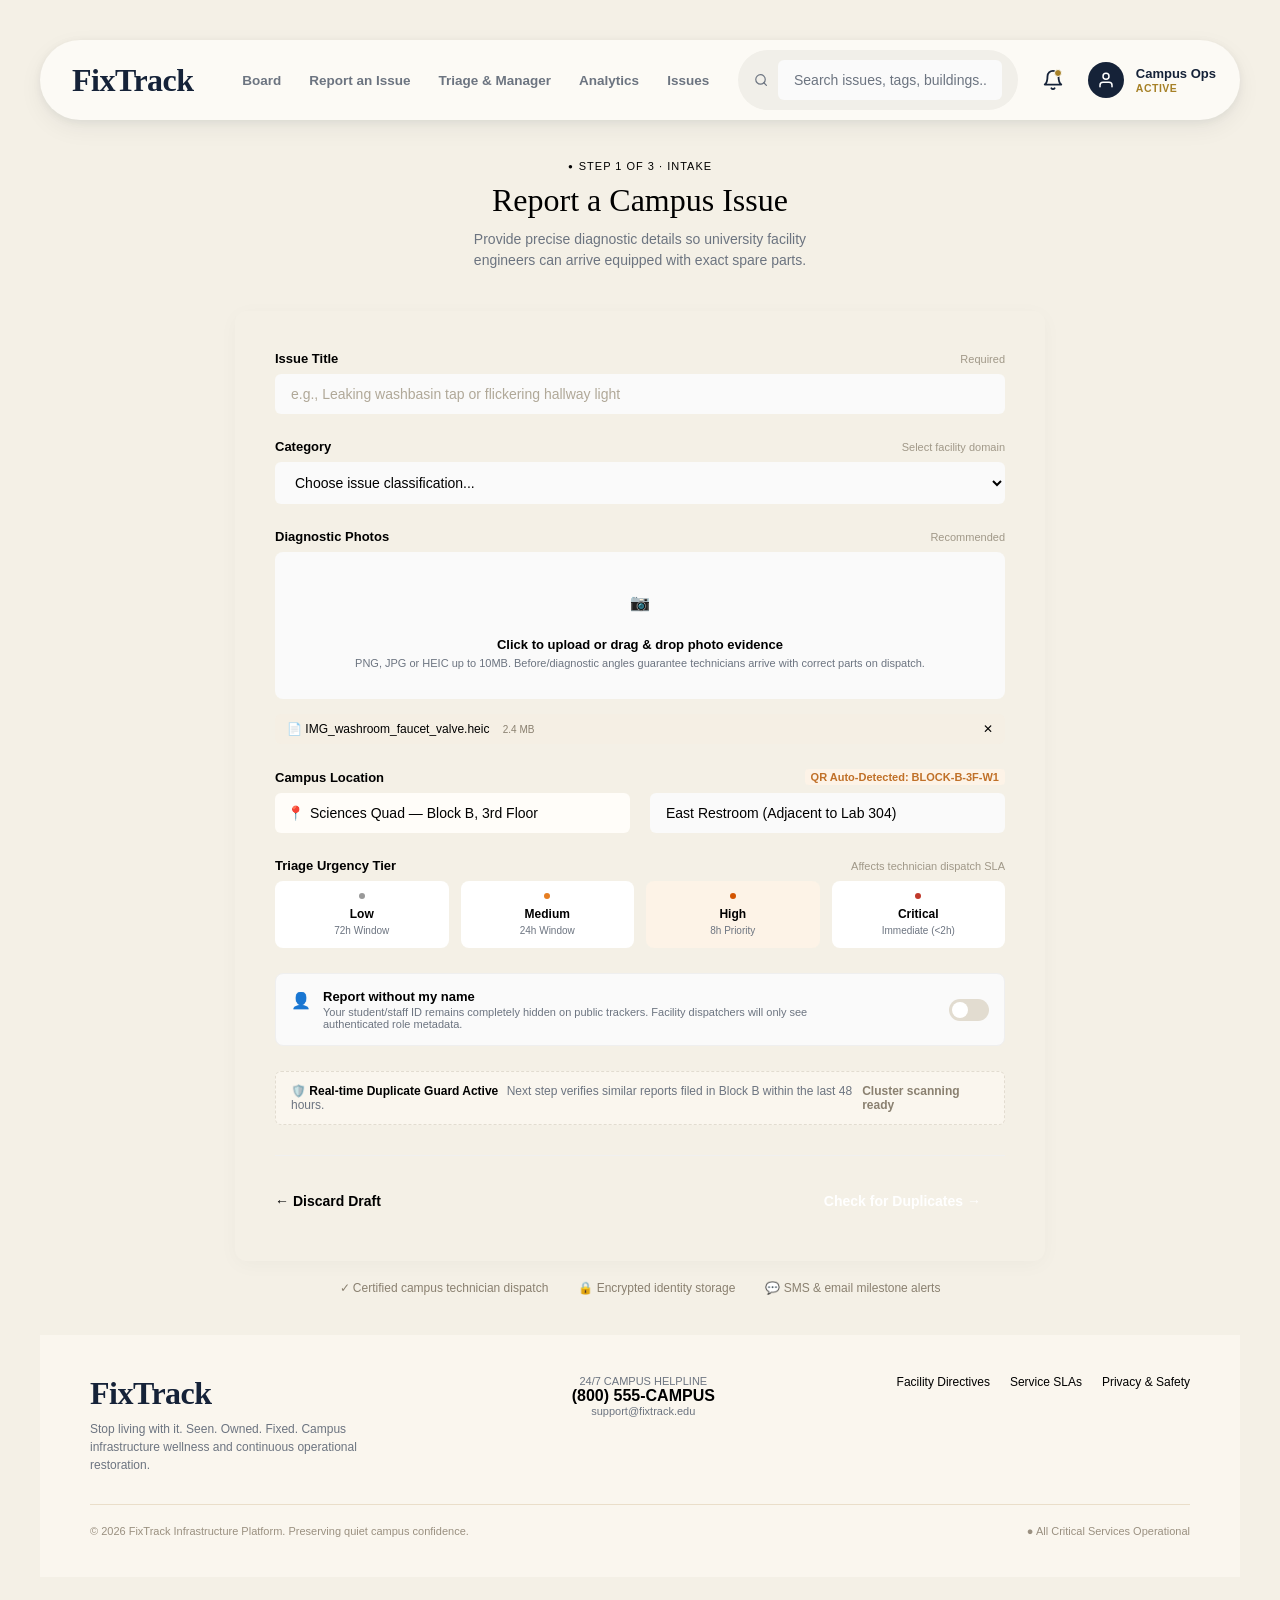
<file: report-issue/report.html>
<!doctype html>
<html lang="en">
  <head>
    <meta charset="UTF-8" />
    <meta name="viewport" content="width=device-width, initial-scale=1.0" />
    <title>FixTrack - Report a Campus Issue</title>
    <!-- Linking external CSS stylesheet -->
    <link rel="stylesheet" href="report.css" />
  </head>
  <body>
    <nav class="floating-navbar">
      <a href="/PixelRush-Team_Sarvam_SW/index.html" class="logo">FixTrack</a>

      <ul class="nav-links">
        <li><a href="../repoet and issue/Report and issue.html">Board</a></li>
        <li><a href="../report-issue/report.html" class="active">Report an Issue</a></li>
        <li><a href="../treage_manager/triage_manager.html">Triage & Manager</a></li>
        <li><a href="../Analytics/Analytics.html">Analytics</a></li>
        <li><a href="../issue/Issue.html">Issues</a></li>
      </ul>

      <div class="nav-right">
        <div class="search-box">
          <svg
            class="search-icon"
            xmlns="http://www.w3.org/2000/svg"
            viewBox="0 0 24 24"
            fill="none"
            stroke="currentColor"
            stroke-width="2"
            stroke-linecap="round"
            stroke-linejoin="round"
          >
            <circle cx="11" cy="11" r="8"></circle>
            <line x1="21" y1="21" x2="16.65" y2="16.65"></line>
          </svg>
          <input type="text" placeholder="Search issues, tags, buildings..." />
        </div>

        <button class="notif-btn" aria-label="Notifications">
          <svg
            xmlns="http://www.w3.org/2000/svg"
            viewBox="0 0 24 24"
            fill="none"
            stroke="currentColor"
            stroke-width="2"
            stroke-linecap="round"
            stroke-linejoin="round"
          >
            <path d="M18 8A6 6 0 0 0 6 8c0 7-3 9-3 9h18s-3-2-3-9"></path>
            <path d="M13.73 21a2 2 0 0 1-3.46 0"></path>
          </svg>
          <span class="notif-dot"></span>
        </button>

        <div class="user-profile">
          <div class="avatar">
            <svg
              xmlns="http://www.w3.org/2000/svg"
              viewBox="0 0 24 24"
              fill="none"
              stroke="currentColor"
              stroke-width="2"
              stroke-linecap="round"
              stroke-linejoin="round"
            >
              <path d="M20 21v-2a4 4 0 0 0-4-4H8a4 4 0 0 0-4 4v2"></path>
              <circle cx="12" cy="7" r="4"></circle>
            </svg>
          </div>
          <div class="user-details">
            <span class="user-name">Campus Ops</span>
            <span class="user-status">ACTIVE</span>
          </div>
        </div>
      </div>
    </nav>
        <main>
      <div class="step-indicator">Step 1 of 3 · Intake</div>
      <h1>Report a Campus Issue</h1>
      <p class="subtitle">
        Provide precise diagnostic details so university facility<br />engineers
        can arrive equipped with exact spare parts.
      </p>

      <div class="form-card">
        <div class="form-group">
          <div class="form-label-row">
            <label for="issue-title">Issue Title</label>
            <span class="label-hint">Required</span>
          </div>
          <input
            type="text"
            id="issue-title"
            placeholder="e.g., Leaking washbasin tap or flickering hallway light"
          />
        </div>

        <div class="form-group">
          <div class="form-label-row">
            <label for="category">Category</label>
            <span class="label-hint">Select facility domain</span>
          </div>
          <select id="category">
            <option>Choose issue classification...</option>
          </select>
        </div>

        <div class="form-group">
          <div class="form-label-row">
            <label>Diagnostic Photos</label>
            <span class="label-hint">Recommended</span>
          </div>
          <div class="upload-container">
            <div class="upload-icon">📷</div>
            <div class="upload-text">
              <h4>Click to upload or drag & drop photo evidence</h4>
              <p>
                PNG, JPG or HEIC up to 10MB. Before/diagnostic angles guarantee
                technicians arrive with correct parts on dispatch.
              </p>
            </div>
          </div>
          <div class="uploaded-file-tag">
            <span
              >📄 IMG_washroom_faucet_valve.heic
              <small class="file-size">2.4 MB</small></span
            >
            <span class="remove-file">✕</span>
          </div>
        </div>

        <div class="form-group">
          <div class="form-label-row">
            <label>Campus Location</label>
            <span class="qr-badge">QR Auto-Detected: BLOCK-B-3F-W1</span>
          </div>
          <div class="location-grid">
            <div class="input-with-icon">
              <span class="input-icon-left">📍</span>
              <input type="text" value="Sciences Quad — Block B, 3rd Floor" />
            </div>
            <div>
              <input type="text" value="East Restroom (Adjacent to Lab 304)" />
            </div>
          </div>
        </div>

        <div class="form-group">
          <div class="form-label-row">
            <label>Triage Urgency Tier</label>
            <span class="label-hint">Affects technician dispatch SLA</span>
          </div>
          <div class="urgency-grid">
            <div class="urgency-btn low">
              <div class="dot"></div>
              <span class="urgency-title">Low</span>
              <span class="urgency-desc">72h Window</span>
            </div>
            <div class="urgency-btn medium">
              <div class="dot"></div>
              <span class="urgency-title">Medium</span>
              <span class="urgency-desc">24h Window</span>
            </div>
            <div class="urgency-btn active high">
              <div class="dot"></div>
              <span class="urgency-title">High</span>
              <span class="urgency-desc">8h Priority</span>
            </div>
            <div class="urgency-btn critical">
              <div class="dot"></div>
              <span class="urgency-title">Critical</span>
              <span class="urgency-desc">Immediate (&lt;2h)</span>
            </div>
          </div>
        </div>

        <div class="form-group">
          <div class="toggle-row">
            <div class="toggle-info">
              <span class="toggle-icon">👤</span>
              <div>
                <h4>Report without my name</h4>
                <p>
                  Your student/staff ID remains completely hidden on public
                  trackers. Facility dispatchers will only see authenticated
                  role metadata.
                </p>
              </div>
            </div>
            <label class="switch">
              <input type="checkbox" />
              <span class="slider"></span>
            </label>
          </div>
        </div>

        <div class="form-group">
          <div class="alert-banner">
            <span
              >🛡️ <strong>Real-time Duplicate Guard Active</strong>
              <span class="alert-subtext"
                >Next step verifies similar reports filed in Block B within the
                last 48 hours.</span
              ></span
            >
            <span class="scanner-status">Cluster scanning ready</span>
          </div>
        </div>

        <div class="form-actions">
          <button class="btn-text">← Discard Draft</button>
          <button class="btn-primary">Check for Duplicates →</button>
        </div>
      </div>

      <div class="badges-bar">
        <span>✓ Certified campus technician dispatch</span>
        <span>🔒 Encrypted identity storage</span>
        <span>💬 SMS & email milestone alerts</span>
      </div>
    </main>

    <footer>
      <div class="footer-top">
        <div class="footer-brand">
          <div class="logo">FixTrack</div>
          <p>
            Stop living with it. Seen. Owned. Fixed. Campus infrastructure
            wellness and continuous operational restoration.
          </p>
        </div>
        <div class="footer-helpline">
          <div class="helpline-title">24/7 CAMPUS HELPLINE</div>
          <div class="helpline-num">(800) 555-CAMPUS</div>
          <div class="helpline-email">support@fixtrack.edu</div>
        </div>
        <div class="footer-links">
          <a href="#">Facility Directives</a>
          <a href="#">Service SLAs</a>
          <a href="#">Privacy & Safety</a>
        </div>
      </div>
      <div class="footer-bottom">
        <span
          >© 2026 FixTrack Infrastructure Platform. Preserving quiet campus
          confidence.</span
        >
        <span>● All Critical Services Operational</span>
      </div>
    </footer>
  </body>
</html>
</file>
<file: report-issue/report.css>
:root {
    --page-bg: #F4F0E6;
    --nav-bg: #FCFAF5;
    --navy-dark: #152238;
    --text-muted: #6C7480;
    --search-bg: #F1EFE9;
    --gold-accent: #A68026;
    --shadow-color: rgba(21, 34, 56, 0.06);
}

* {
    box-sizing: border-box;
    margin: 0;
    padding: 0;
}

body {
    font-family: 'Plus Jakarta Sans', sans-serif;
    background-color: var(--page-bg);
    min-height: 100vh;
    padding: 40px;
}

.floating-navbar {
    display: flex;
    align-items: center;
    justify-content: space-between;
    background-color: var(--nav-bg);
    border-radius: 60px;
    padding: 10px 24px 10px 32px;
    box-shadow: 0 8px 24px var(--shadow-color), 0 2px 8px var(--shadow-color);
    max-width: 1300px;
    margin: 0 auto;
}


.logo {
    font-family: 'Playfair Display', serif;
    font-size: 32px;
    font-weight: 700;
    color: var(--navy-dark);
    text-decoration: none;
    letter-spacing: -0.5px;
    margin-right: 20px;
}


.nav-links {
    display: flex;
    align-items: center;
    list-style: none;
    gap: 28px;
}

.nav-links a {
    text-decoration: none;
    color: var(--text-muted);
    font-size: 13.5px;
    font-weight: 600;
    transition: color 0.2s;
}

.nav-links a:hover {
    color: var(--navy-dark);
}





.nav-right {
    display: flex;
    align-items: center;
    gap: 24px;
}


.search-box {
    display: flex;
    align-items: center;
    background-color: var(--search-bg);
    border-radius: 30px;
    padding: 10px 16px;
    width: 280px;
}

.search-icon {
    width: 16px;
    height: 16px;
    color: var(--text-muted);
    margin-right: 10px;
}

.search-box input {
    border: none;
    background: transparent;
    outline: none;
    font-family: 'Plus Jakarta Sans', sans-serif;
    font-size: 13px;
    color: var(--navy-dark);
    width: 100%;
}

.search-box input::placeholder {
    color: var(--text-muted);
    font-weight: 500;
}


.notif-btn {
    background: transparent;
    border: none;
    cursor: pointer;
    position: relative;
    display: flex;
    align-items: center;
    justify-content: center;
    color: var(--navy-dark);
}

.notif-btn svg {
    width: 22px;
    height: 22px;
}

.notif-dot {
    position: absolute;
    top: 0;
    right: 2px;
    width: 8px;
    height: 8px;
    background-color: var(--gold-accent);
    border-radius: 50%;
    border: 1.5px solid var(--nav-bg);
}


.user-profile {
    display: flex;
    align-items: center;
    gap: 12px;
    cursor: pointer;
}

.avatar {
    width: 36px;
    height: 36px;
    background-color: var(--navy-dark);
    border-radius: 50%;
    display: flex;
    align-items: center;
    justify-content: center;
    color: #FFFFFF;
}

.avatar svg {
    width: 18px;
    height: 18px;
}

.user-details {
    display: flex;
    flex-direction: column;
    justify-content: center;
}

.user-name {
    font-size: 13px;
    font-weight: 700;
    color: var(--navy-dark);
    line-height: 1.2;
}

.user-status {
    font-size: 10.5px;
    font-weight: 700;
    color: var(--gold-accent);
    letter-spacing: 0.5px;
}

main {
    flex: 1;
    max-width: 850px;
    width: 100%;
    margin: 40px auto;
    padding: 0 20px;
    text-align: center;
}

.step-indicator {
    font-size: 11px;
    text-transform: uppercase;
    letter-spacing: 1px;
    color: var(--accent-orange);
    margin-bottom: 10px;
    display: flex;
    align-items: center;
    justify-content: center;
    gap: 5px;
}

.step-indicator::before {
    content: '●';
    font-size: 8px;
}

h1 {
    font-family: 'Georgia', serif;
    font-size: 32px;
    color: var(--primary-blue);
    font-weight: normal;
    margin-bottom: 10px;
}

.subtitle {
    font-size: 14px;
    color: var(--text-muted);
    margin-bottom: 40px;
    line-height: 1.5;
}


.form-card {
    background-color: var(--card-bg);
    border-radius: 12px;
    box-shadow: 0 4px 20px rgba(0, 0, 0, 0.03);
    padding: 40px;
    text-align: left;
}

.form-group {
    margin-bottom: 25px;
}

.form-label-row {
    display: flex;
    justify-content: space-between;
    align-items: center;
    margin-bottom: 8px;
}

label {
    font-size: 13px;
    font-weight: 600;
    color: var(--text-dark);
}

.label-hint {
    font-size: 11px;
    color: #A09888;
}

input[type="text"],
select {
    width: 100%;
    padding: 12px 16px;
    border: 1px solid var(--border-color);
    border-radius: 6px;
    background-color: #FAFAFA;
    font-size: 14px;
    color: var(--text-dark);
    outline: none;
}

input::placeholder {
    color: #B0A898;
}


.upload-container {
    border: 2px dashed var(--border-color);
    border-radius: 8px;
    padding: 30px;
    text-align: center;
    background-color: #FAFAFA;
    cursor: pointer;
    margin-bottom: 15px;
}

.upload-icon {
    width: 40px;
    height: 40px;
    background-color: var(--primary-blue);
    color: white;
    border-radius: 8px;
    display: flex;
    align-items: center;
    justify-content: center;
    margin: 0 auto 15px;
}

.upload-text h4 {
    font-size: 13px;
    font-weight: 600;
    margin-bottom: 5px;
}

.upload-text p {
    font-size: 11px;
    color: var(--text-muted);
}

.uploaded-file-tag {
    background-color: #F5EFE4;
    padding: 8px 12px;
    border-radius: 6px;
    font-size: 12px;
    display: flex;
    justify-content: space-between;
    align-items: center;
}

.file-size {
    color: #8A8070;
    margin-left: 10px;
}

.remove-file {
    cursor: pointer;
}


.location-grid {
    display: grid;
    grid-template-columns: 1fr 1fr;
    gap: 20px;
}

.input-with-icon {
    position: relative;
}

.input-with-icon input {
    padding-left: 35px;
    background-color: #FFFDF9;
    border-color: #E2D3B8;
}

.input-icon-left {
    position: absolute;
    left: 12px;
    top: 50%;
    transform: translateY(-50%);
    font-size: 14px;
}

.qr-badge {
    font-size: 11px;
    background-color: #FDF3E7;
    color: #C07028;
    padding: 2px 6px;
    border-radius: 4px;
    font-weight: 600;
}

.urgency-grid {
    display: grid;
    grid-template-columns: repeat(4, 1fr);
    gap: 12px;
}

.urgency-btn {
    border: 1px solid var(--border-color);
    background-color: #FFFFFF;
    padding: 12px;
    border-radius: 8px;
    text-align: center;
    cursor: pointer;
}

.urgency-btn.active {
    background-color: #FDF3E7;
    border-color: var(--accent-orange);
}

.urgency-btn .dot {
    width: 6px;
    height: 6px;
    border-radius: 50%;
    margin: 0 auto 8px;
}

.urgency-btn.low .dot {
    background-color: #999;
}

.urgency-btn.medium .dot {
    background-color: #E67E22;
}

.urgency-btn.high .dot {
    background-color: #D35400;
}

.urgency-btn.critical .dot {
    background-color: #C0392B;
}

.urgency-title {
    font-size: 12px;
    font-weight: 600;
    display: block;
    margin-bottom: 4px;
}

.urgency-desc {
    font-size: 10px;
    color: var(--text-muted);
    display: block;
}


.toggle-row {
    display: flex;
    justify-content: space-between;
    align-items: center;
    background-color: #FAFAFA;
    padding: 15px;
    border-radius: 8px;
    border: 1px solid #EFEFEF;
}

.toggle-info {
    display: flex;
    gap: 12px;
    align-items: flex-start;
}

.toggle-icon {
    font-size: 16px;
    margin-top: 2px;
}

.toggle-info h4 {
    font-size: 13px;
    font-weight: 600;
    margin-bottom: 2px;
}

.toggle-info p {
    font-size: 11px;
    color: var(--text-muted);
    max-width: 500px;
}

.switch {
    position: relative;
    display: inline-block;
    width: 40px;
    height: 22px;
}

.switch input {
    display: none;
}

.slider {
    position: absolute;
    cursor: pointer;
    top: 0;
    left: 0;
    right: 0;
    bottom: 0;
    background-color: #E2DCD0;
    transition: .3s;
    border-radius: 22px;
}

.slider:before {
    position: absolute;
    content: "";
    height: 16px;
    width: 16px;
    left: 3px;
    bottom: 3px;
    background-color: white;
    transition: .3s;
    border-radius: 50%;
}

input:checked+.slider {
    background-color: var(--primary-blue);
}

input:checked+.slider:before {
    transform: translateX(18px);
}


.alert-banner {
    background-color: #FAF6EE;
    border: 1px dashed #E2DCD0;
    padding: 12px 15px;
    border-radius: 6px;
    font-size: 12px;
    display: flex;
    justify-content: space-between;
    align-items: center;
}

.alert-subtext {
    margin-left: 5px;
    color: var(--text-muted);
}

.scanner-status {
    color: #8A8070;
    font-weight: 600;
}

.form-actions {
    display: flex;
    justify-content: space-between;
    align-items: center;
    margin-top: 30px;
    border-top: 1px solid #F0F0F0;
    padding-top: 25px;
}

.btn-text {
    background: none;
    border: none;
    font-size: 14px;
    font-weight: 600;
    color: var(--text-dark);
    cursor: pointer;
    display: flex;
    align-items: center;
    gap: 8px;
}

.btn-primary {
    background-color: var(--primary-blue);
    color: white;
    border: none;
    padding: 12px 24px;
    border-radius: 6px;
    font-size: 14px;
    font-weight: 600;
    cursor: pointer;
}

.badges-bar {
    display: flex;
    justify-content: center;
    gap: 30px;
    margin-top: 20px;
    font-size: 12px;
    color: #8A8070;
}


footer {
    background-color: #FAF6EE;
    border-top: 1px solid var(--border-color);
    padding: 40px;
    margin-top: auto;
}

.footer-top {
    display: flex;
    justify-content: space-between;
    align-items: flex-start;
    max-width: 1100px;
    margin: 0 auto;
    padding-bottom: 30px;
}

.footer-brand p {
    font-size: 12px;
    color: var(--text-muted);
    margin-top: 8px;
    max-width: 300px;
    line-height: 1.5;
}

.footer-helpline {
    text-align: center;
}

.helpline-title {
    font-size: 11px;
    color: var(--text-muted);
}

.helpline-num {
    font-size: 16px;
    font-weight: bold;
    color: var(--primary-blue);
}

.helpline-email {
    font-size: 11px;
    color: var(--text-muted);
}

.footer-links {
    display: flex;
    gap: 20px;
    font-size: 12px;
}

.footer-links a {
    text-decoration: none;
    color: var(--text-dark);
}

.footer-bottom {
    max-width: 1100px;
    margin: 0 auto;
    border-top: 1px solid #EADEC9;
    padding-top: 20px;
    display: flex;
    justify-content: space-between;
    font-size: 11px;
    color: #9A9080;
}
</file>
